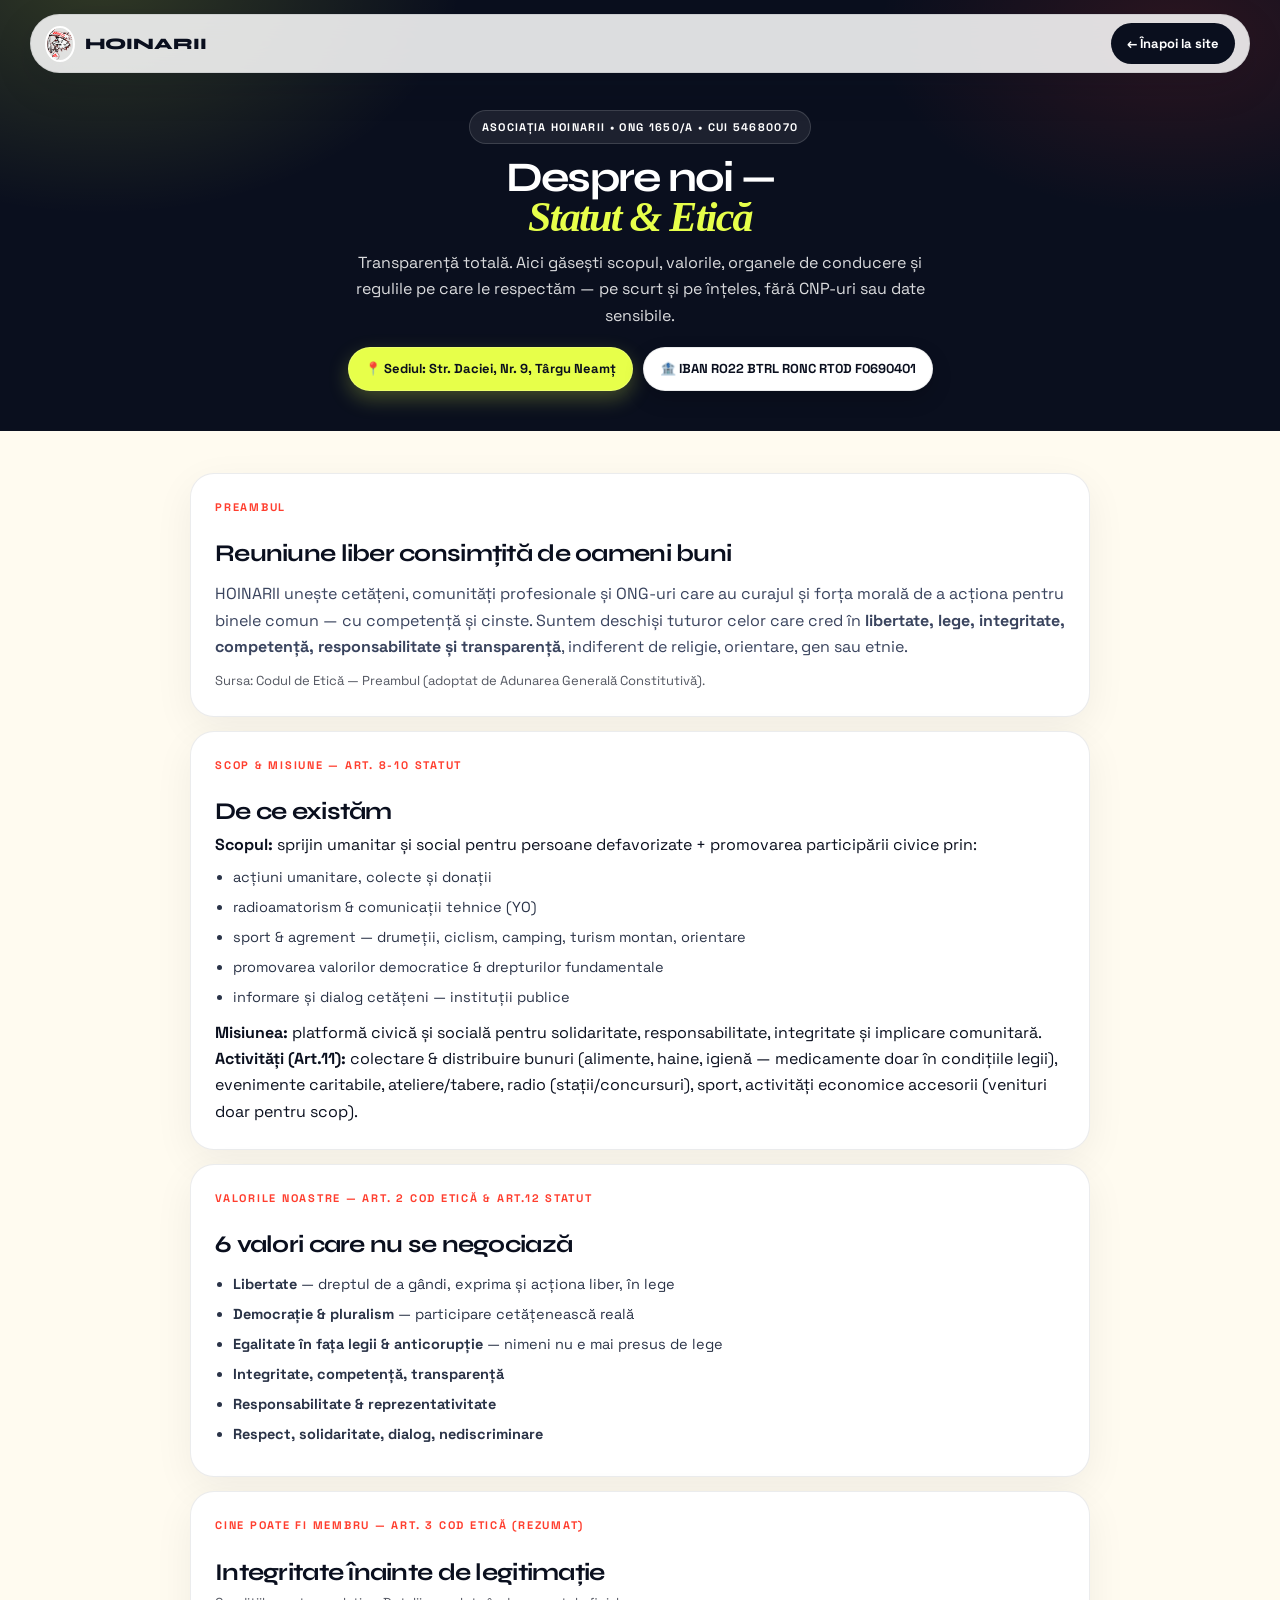
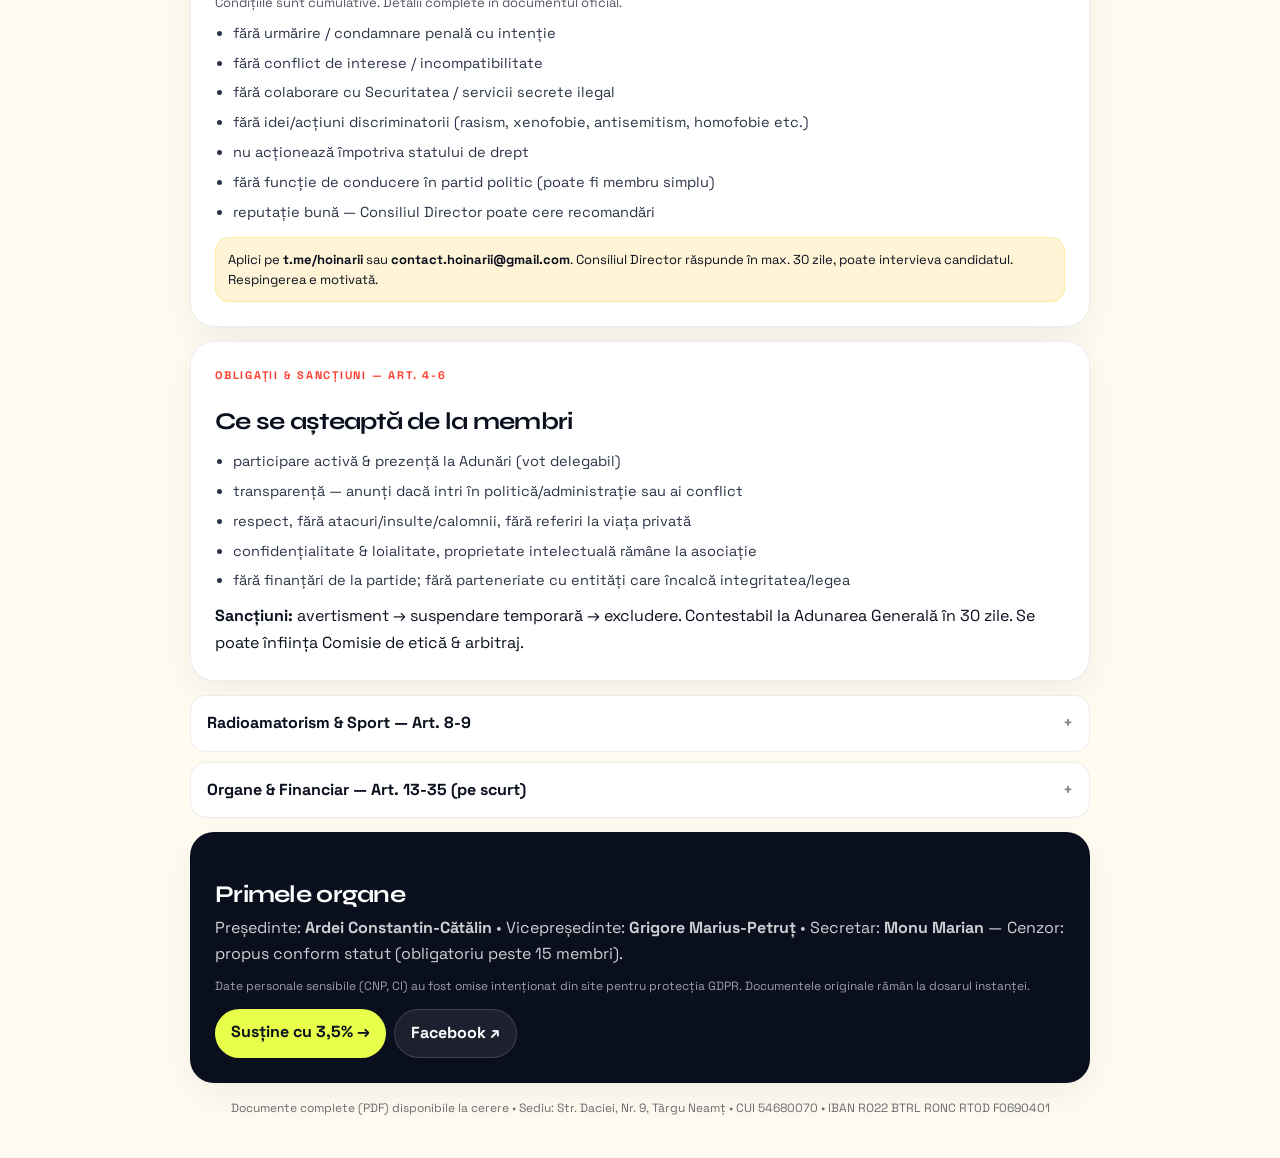
<file: despre.html>
<!DOCTYPE html>
<html lang="ro">
<head>
<meta charset="UTF-8">
<meta name="viewport" content="width=device-width, initial-scale=1">
<title>Despre Asociația Hoinarii — Statut & Cod de Etică</title>
<link rel="icon" href="hoinarii-logo.png">
<link href="https://fonts.googleapis.com/css2?family=Syne:wght@600;700;800&family=Space+Grotesk:wght@400;500;700&family=DM+Sans:wght@400;600&display=swap" rel="stylesheet">
<style>
:root{--ink:#0A0F1E;--lime:#E7FF4A;--coral:#FF3E2E;--violet:#7C4DFF;--cream:#FFFBF0;--line:rgba(10,15,30,.08)}
*{box-sizing:border-box;margin:0;padding:0}body{font-family:'Space Grotesk',system-ui,sans-serif;background:var(--cream);color:var(--ink);line-height:1.65}
a{color:inherit;text-decoration:none}
.nav{position:fixed;top:14px;left:50%;transform:translateX(-50%);z-index:50;width:min(1220px,calc(100% - 18px));background:rgba(255,255,255,.86);backdrop-filter:blur(16px);border:1px solid var(--line);border-radius:999px;display:flex;align-items:center;justify-content:space-between;padding:8px 14px;box-shadow:0 12px 40px rgba(10,15,30,.12)}
.hero{padding:110px 18px 40px;background:var(--ink);color:white;text-align:center;position:relative;overflow:hidden}
.hero::after{content:'';position:absolute;inset:-20%;background:radial-gradient(600px 400px at 20% 10%, rgba(231,255,74,.18), transparent 60%), radial-gradient(500px 300px at 80% 20%, rgba(255,62,46,.14), transparent 60%);pointer-events:none}
.wrap{width:min(900px,calc(100% - 24px));margin:0 auto}
.card{background:white;border:1px solid var(--line);border-radius:24px;padding:24px;margin:14px 0;box-shadow:0 12px 40px rgba(10,15,30,.06)}
.kicker{font-size:11px;letter-spacing:.16em;text-transform:uppercase;font-weight:800;color:var(--coral)}
h1{font-family:'Syne';font-size:42px;letter-spacing:-.04em;line-height:.95}
h2{font-family:'Syne';font-size:24px;letter-spacing:-.03em;margin-top:18px}
h3{font-family:'Syne';font-size:16px;margin-top:14px}
ul{margin:8px 0 0 18px}
li{margin:6px 0;font-size:14.5px;color:#2A3347}
.pill{display:inline-block;background:var(--lime);padding:6px 10px;border-radius:999px;font-weight:800;font-size:11px;margin:6px 6px 0 0}
.notice{background:#FFF4D6;border:1px solid #FFE8A0;border-radius:14px;padding:12px;font-size:13px;line-height:1.5}
details{border:1px solid var(--line);border-radius:16px;padding:14px 16px;background:white;margin:10px 0}
summary{cursor:pointer;font-weight:800;list-style:none;display:flex;justify-content:space-between;align-items:center}
summary span{opacity:.5}
</style>
</head>
<body>
<nav class="nav">
  <a href="index.html" style="display:flex;gap:10px;align-items:center;font-family:'Syne';font-weight:800"><img src="hoinarii-logo.png" style="height:36px;border-radius:50%;border:2px solid white" alt=""> HOINARII</a>
  <a href="index.html" style="background:var(--ink);color:white;padding:10px 16px;border-radius:999px;font-weight:800;font-size:13px">← Înapoi la site</a>
</nav>

<header class="hero">
  <div class="wrap" style="position:relative">
    <div style="display:inline-flex;gap:8px;align-items:center;background:rgba(255,255,255,.08);border:1px solid rgba(255,255,255,.14);padding:7px 12px;border-radius:999px;font-size:11px;font-weight:700;letter-spacing:.12em;text-transform:uppercase">ASOCIAȚIA HOINARII • ONG 1650/A • CUI 54680070</div>
    <h1 style="margin-top:14px">Despre noi — <br><em style="font-family:serif;font-style:italic;color:var(--lime)">Statut & Etică</em></h1>
    <p style="opacity:.85;max-width:620px;margin:12px auto 0">Transparență totală. Aici găsești scopul, valorile, organele de conducere și regulile pe care le respectăm — pe scurt și pe înțeles, fără CNP-uri sau date sensibile.</p>
    <div style="margin-top:18px;display:flex;gap:10px;justify-content:center;flex-wrap:wrap">
      <span style="background:var(--lime);color:var(--ink);padding:10px 16px;border-radius:999px;font-weight:800;font-size:13px;box-shadow:0 8px 20px rgba(231,255,74,.25);border:1px solid rgba(255,255,255,.18)">📍 Sediul: Str. Daciei, Nr. 9, Târgu Neamț</span>
      <span style="background:white;color:var(--ink);padding:10px 16px;border-radius:999px;font-weight:800;font-size:13px;box-shadow:0 8px 20px rgba(0,0,0,.18);border:1px solid rgba(10,15,30,.08)">🏦 IBAN RO22 BTRL RONC RT0D F0690401</span>
    </div>
  </div>
</header>

<main class="wrap" style="padding:28px 0 40px">
  <div class="card">
    <div class="kicker">Preambul</div>
    <h2>Reuniune liber consimțită de oameni buni</h2>
    <p style="color:#3A445E;margin-top:8px">HOINARII unește cetățeni, comunități profesionale și ONG-uri care au curajul și forța morală de a acționa pentru binele comun — cu competență și cinste. Suntem deschiși tuturor celor care cred în <b>libertate, lege, integritate, competență, responsabilitate și transparență</b>, indiferent de religie, orientare, gen sau etnie.</p>
    <p style="margin-top:10px;font-size:13px;opacity:.7">Sursa: Codul de Etică — Preambul (adoptat de Adunarea Generală Constitutivă).</p>
  </div>

  <div class="card">
    <div class="kicker">Scop & Misiune — Art. 8-10 Statut</div>
    <h2>De ce existăm</h2>
    <p><b>Scopul:</b> sprijin umanitar și social pentru persoane defavorizate + promovarea participării civice prin:</p>
    <ul>
      <li>acțiuni umanitare, colecte și donații</li>
      <li>radioamatorism & comunicații tehnice (YO)</li>
      <li>sport & agrement — drumeții, ciclism, camping, turism montan, orientare</li>
      <li>promovarea valorilor democratice & drepturilor fundamentale</li>
      <li>informare și dialog cetățeni — instituții publice</li>
    </ul>
    <p style="margin-top:10px"><b>Misiunea:</b> platformă civică și socială pentru solidaritate, responsabilitate, integritate și implicare comunitară.</p>
    <p><b>Activități (Art.11):</b> colectare & distribuire bunuri (alimente, haine, igienă — medicamente doar în condițiile legii), evenimente caritabile, ateliere/tabere, radio (stații/concursuri), sport, activități economice accesorii (venituri doar pentru scop).</p>
  </div>

  <div class="card">
    <div class="kicker">Valorile noastre — Art. 2 Cod Etică & Art.12 Statut</div>
    <h2>6 valori care nu se negociază</h2>
    <ul>
      <li><b>Libertate</b> — dreptul de a gândi, exprima și acționa liber, în lege</li>
      <li><b>Democrație & pluralism</b> — participare cetățenească reală</li>
      <li><b>Egalitate în fața legii & anticorupție</b> — nimeni nu e mai presus de lege</li>
      <li><b>Integritate, competență, transparență</b></li>
      <li><b>Responsabilitate & reprezentativitate</b></li>
      <li><b>Respect, solidaritate, dialog, nediscriminare</b></li>
    </ul>
  </div>

  <div class="card">
    <div class="kicker">Cine poate fi membru — Art. 3 Cod Etică (rezumat)</div>
    <h2>Integritate înainte de legitimație</h2>
    <p style="font-size:13px;opacity:.7">Condițiile sunt cumulative. Detalii complete în documentul oficial.</p>
    <ul>
      <li>fără urmărire / condamnare penală cu intenție</li>
      <li>fără conflict de interese / incompatibilitate</li>
      <li>fără colaborare cu Securitatea / servicii secrete ilegal</li>
      <li>fără idei/acțiuni discriminatorii (rasism, xenofobie, antisemitism, homofobie etc.)</li>
      <li>nu acționează împotriva statului de drept</li>
      <li>fără funcție de conducere în partid politic (poate fi membru simplu)</li>
      <li>reputație bună — Consiliul Director poate cere recomandări</li>
    </ul>
    <div class="notice" style="margin-top:12px">Aplici pe <b>t.me/hoinarii</b> sau <b>contact.hoinarii@gmail.com</b>. Consiliul Director răspunde în max. 30 zile, poate intervieva candidatul. Respingerea e motivată.</div>
  </div>

  <div class="card">
    <div class="kicker">Obligații & sancțiuni — Art. 4-6</div>
    <h2>Ce se așteaptă de la membri</h2>
    <ul>
      <li>participare activă & prezență la Adunări (vot delegabil)</li>
      <li>transparență — anunți dacă intri în politică/administrație sau ai conflict</li>
      <li>respect, fără atacuri/insulte/calomnii, fără referiri la viața privată</li>
      <li>confidențialitate & loialitate, proprietate intelectuală rămâne la asociație</li>
      <li>fără finanțări de la partide; fără parteneriate cu entități care încalcă integritatea/legea</li>
    </ul>
    <p style="margin-top:10px"><b>Sancțiuni:</b> avertisment → suspendare temporară → excludere. Contestabil la Adunarea Generală în 30 zile. Se poate înființa Comisie de etică & arbitraj.</p>
  </div>

  <details><summary>Radioamatorism & Sport — Art. 8-9 <span>+</span></summary>
    <h3>Radio (ANCOM, IARU)</h3>
    <ul><li>respect legislație & regulamente</li><li>respect frecvențe, sprijin urgențe, educație tehnică</li></ul>
    <h3>Sport (drumeții, bici, camping)</h3>
    <ul><li>siguranță, mediu, turism responsabil, fair-play, incluziune</li></ul>
  </details>

  <details><summary>Organe & Financiar — Art. 13-35 (pe scurt) <span>+</span></summary>
    <p style="margin-top:10px"><b>Patrimoniu inițial:</b> 300 lei (3 × 100 lei, fără restituire). <b>Surse:</b> cotizații, donații/sponsorizări, granturi, activități economice accesorii. Venituri doar pentru scop — profit nedistribuibil.</p>
    <p style="margin-top:8px"><b>Organe:</b> Adunarea Generală (toți asociații), Consiliul Director (3 membri: Președinte, Vicepreședinte, Secretar — mandat 2 ani, extindere la 5 peste 100 membri), Cenzor (obligatoriu peste 15 membri, Comisie peste 100).</p>
    <p style="margin-top:8px"><b>Adunarea Generală:</b> anual în 3 luni de la închiderea exercițiului, convocare 15 zile, cvorum 50%+1 la prima, oricâți la a doua. Vot majoritate simplă; Statut/dizolvare 2/3. Ședințe și semnături electronice permise.</p>
    <p style="margin-top:8px"><b>Dizolvare:</b> prin lege / AG (2/3) / instanță. Bunuri rămase → ONG cu scop identic/asemănător.</p>
  </details>

  <div class="card" style="background:var(--ink);color:white">
    <h2 style="color:white">Primele organe</h2>
    <p style="opacity:.8">Președinte: <b>Ardei Constantin-Cătălin</b> • Vicepreședinte: <b>Grigore Marius-Petruț</b> • Secretar: <b>Monu Marian</b> — Cenzor: propus conform statut (obligatoriu peste 15 membri).</p>
    <p style="margin-top:10px;font-size:12px;opacity:.6">Date personale sensibile (CNP, CI) au fost omise intenționat din site pentru protecția GDPR. Documentele originale rămân la dosarul instanței.</p>
    <div style="margin-top:12px;display:flex;gap:8px;flex-wrap:wrap">
      <a href="index.html#doneaza" style="background:var(--lime);color:var(--ink);padding:10px 16px;border-radius:999px;font-weight:800">Susține cu 3,5% →</a>
      <a href="https://www.facebook.com/Hoinarii.Original" target="_blank" style="background:rgba(255,255,255,.08);border:1px solid rgba(255,255,255,.14);padding:10px 16px;border-radius:999px;font-weight:700;color:white">Facebook ↗</a>
    </div>
  </div>

  <p style="text-align:center;opacity:.6;font-size:12px;margin-top:16px">Documente complete (PDF) disponibile la cerere • Sediu: Str. Daciei, Nr. 9, Târgu Neamț • CUI 54680070 • IBAN RO22 BTRL RONC RT0D F0690401</p>
</main>
<script>
document.querySelectorAll('details').forEach(d=>d.addEventListener('toggle',()=>{const s=d.querySelector('summary span'); if(s) s.textContent=d.open?'—':'+'}))
</script>
</body>
</html>
</file>
